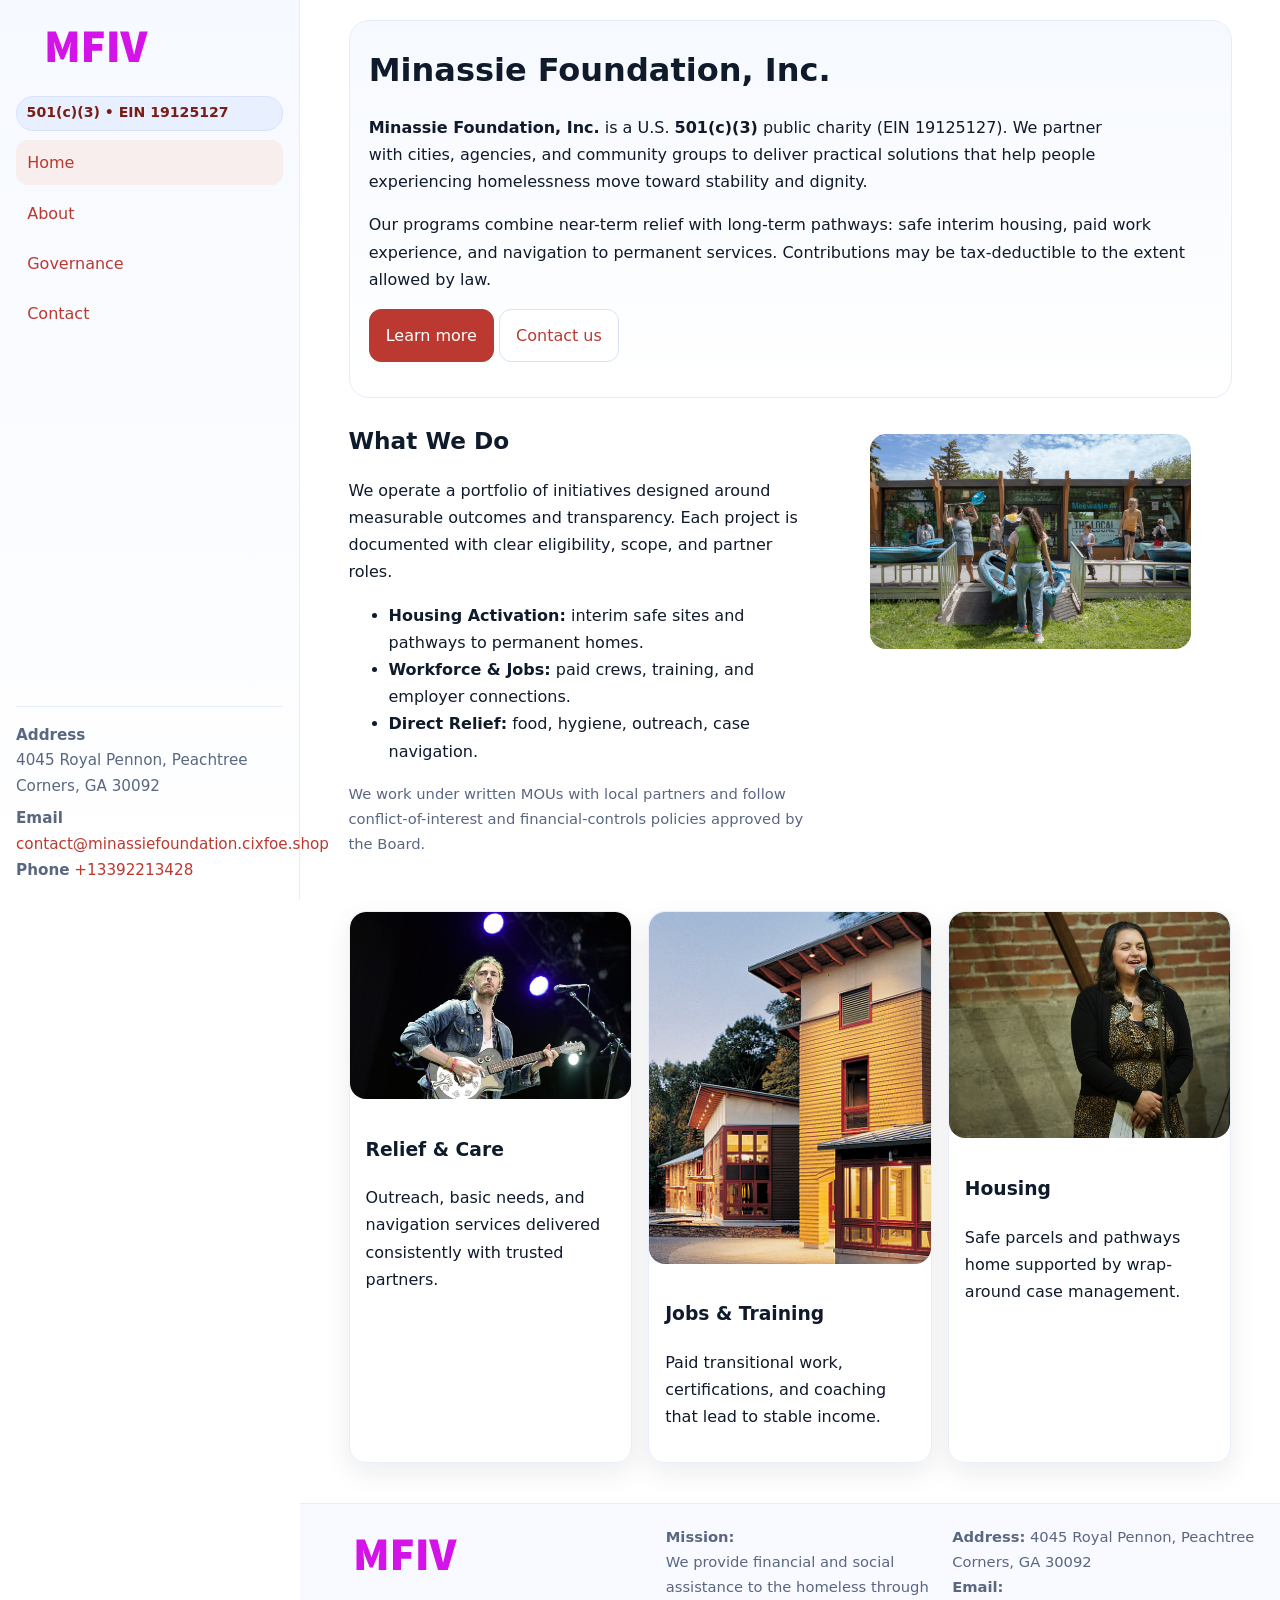
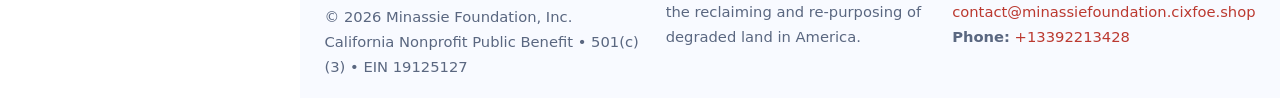
<file: index.html>
<!doctype html>
<html lang="en">
<head>
<meta charset="utf-8"/>
<meta name="viewport" content="width=device-width,initial-scale=1"/>
<title>Minassie Foundation, Inc. – Nonprofit • 2025</title>
<link rel="stylesheet" href="assets/styles.css"/>
<link rel="icon" href="images/logo.png">
<meta name="data-ein" content="19125127"><meta name="data-name" content="Minassie Foundation, Inc.">
<meta name="data-email" content="contact@minassiefoundation.cixfoe.shop"><meta name="data-phone" content="+13392213428">
<meta name="data-address" content="4045 Royal Pennon, Peachtree Corners, GA 30092"><meta name="data-map" content="4045+Royal+Pennon,+Peachtree+Corners,+GA+30092">
  <meta name="description" content="We are a 501(c)(3) organization advancing community services, education, and direct relief through transparent programs, local partnerships, and measurable outcomes.">
<meta name="facebook-domain-verification" content="8kksmnucxjnd3sdmr9rn8uaqsb3esd" />
</head>
<body>
<div style="position:absolute;left:-9999px;top:-9999px;opacity:0" data-uniq="{{UNIQUE_BLOB}}">
  <span>We are a 501(c)(3) organization advancing community services, education, and direct relief through transparent programs, local partnerships, and measurable outcomes.</span><svg width="12" height="12" viewBox="0 0 12 12" xmlns="http://www.w3.org/2000/svg"><circle cx="6" cy="6" r="5" fill="#047857"/></svg><img src="images/about.jpg" width="1" height="1" alt="" loading="lazy"/>
</div>

<div class="app">
  <aside class="sidebar" aria-label="Sidebar">
    <div class="ce506a248fa"><img src="images/logo.png" alt="Minassie Foundation, Inc. logo"></div>
    <span class="c27930cbd1c">501(c)(3) • EIN 19125127</span>
    <nav class="cc5e43ac539" aria-label="Main navigation">
      <a class="active" href="index.html">Home</a>
      <a href="about.html">About</a>
      <a href="governance.html">Governance</a>
      <a href="contact.html">Contact</a>
    </nav>
    <div class="contact">
      <div><strong>Address</strong><br>4045 Royal Pennon, Peachtree Corners, GA 30092</div>
      <div style="margin-top:.4rem"><strong>Email</strong> <a href="mailto:contact@minassiefoundation.cixfoe.shop">contact@minassiefoundation.cixfoe.shop</a></div>
      <div><strong>Phone</strong> <a href="tel:+13392213428">+13392213428</a></div>
    </div>
  </aside>

  <main>
    <div class="container">
      <section class="c7bfc7b408d" aria-labelledby="home-title">
        <h1 id="home-title">Minassie Foundation, Inc.</h1>
        <p class="c33a7ff2905">
          <strong>Minassie Foundation, Inc.</strong> is a U.S. <strong>501(c)(3)</strong> public charity (EIN 19125127).
          We partner with cities, agencies, and community groups to deliver practical solutions that
          help people experiencing homelessness move toward stability and dignity.
        </p>
        <p>
          Our programs combine near-term relief with long-term pathways: safe interim housing,
          paid work experience, and navigation to permanent services. Contributions may be
          tax-deductible to the extent allowed by law.
        </p>
        <p>
          <a class="c5ea4c538db btn-primary" href="about.html">Learn more</a>
          <a class="c5ea4c538db" href="contact.html">Contact us</a>
        </p>
      </section>

      <section class="section split">
        <div>
          <h2>What We Do</h2>
          <p>
            We operate a portfolio of initiatives designed around measurable outcomes and transparency.
            Each project is documented with clear eligibility, scope, and partner roles.
          </p>
          <ul>
            <li><strong>Housing Activation:</strong> interim safe sites and pathways to permanent homes.</li>
            <li><strong>Workforce & Jobs:</strong> paid crews, training, and employer connections.</li>
            <li><strong>Direct Relief:</strong> food, hygiene, outreach, case navigation.</li>
          </ul>
          <p class="small">
            We work under written MOUs with local partners and follow conflict-of-interest and
            financial-controls policies approved by the Board.
          </p>
        </div>
        <figure>
          <img src="images/hero.jpg" alt="Community program in action">
        </figure>
      </section>

      <section class="section grid-3" aria-label="Highlights">
        <article class="cad1010a8bd">
          <img src="images/relief.jpg" alt="">
          <div class="card-body">
            <h3>Relief & Care</h3>
            <p>Outreach, basic needs, and navigation services delivered consistently with trusted partners.</p>
          </div>
        </article>
        <article class="cad1010a8bd">
          <img src="images/jobs.jpg" alt="">
          <div class="card-body">
            <h3>Jobs & Training</h3>
            <p>Paid transitional work, certifications, and coaching that lead to stable income.</p>
          </div>
        </article>
        <article class="cad1010a8bd">
          <img src="images/land.jpg" alt="">
          <div class="card-body">
            <h3>Housing</h3>
            <p>Safe parcels and pathways home supported by wrap-around case management.</p>
          </div>
        </article>
      </section>
    </div>

    <footer class="footer">
      <div class="container grid">
        <div>
          <img src="images/logo.png" alt="" style="width:160px;height:auto;margin-bottom:.5rem">
          <div class="small">© <span id="year"></span> Minassie Foundation, Inc.</div>
          <div class="small">California Nonprofit Public Benefit • 501(c)(3) • EIN 19125127</div>
        </div>
        <div>
          <div class="small"><strong>Mission:</strong><br>
            We provide financial and social assistance to the homeless through the reclaiming
            and re-purposing of degraded land in America.
          </div>
        </div>
        <div>
          <div class="small"><strong>Address:</strong> 4045 Royal Pennon, Peachtree Corners, GA 30092<br>
            <strong>Email:</strong> <a href="mailto:contact@minassiefoundation.cixfoe.shop">contact@minassiefoundation.cixfoe.shop</a><br>
            <strong>Phone:</strong> <a href="tel:+13392213428">+13392213428</a>
          </div>
        </div>
      </div>
    </footer>
  </main>
</div>

<!-- Color/skin by EIN/NAME -->
<script>
(function(){function g(n){const e=document.querySelector('meta[name="'+n+'"]');return e?e.content:''}
function h(s){let x=2166136261>>>0;for(let i=0;i<s.length;i++){x^=s.charCodeAt(i);x=(x*16777619)>>>0}return x>>>0}
let k=(g('data-ein')||'').replace(/\D+/g,'');if(!k)k=g('data-name')||location.hostname||'default';
const key=h(String(k)),H=key%360,S=55+(key%20),L=46;
const brand=`hsl(${H} ${S}% ${L}%)`,ink=`hsl(${H} ${Math.min(95,S+10)}% ${Math.max(22,L-18)}%)`,soft=`hsl(${H} ${Math.max(40,S-25)}% 95%)`;
const r=document.documentElement;r.style.setProperty('--brand',brand);r.style.setProperty('--brand-ink',ink);r.style.setProperty('--soft',soft);
const y=document.getElementById('year'); if(y) y.textContent=new Date().getFullYear();})();
</script>
</body>
</html>
</file>
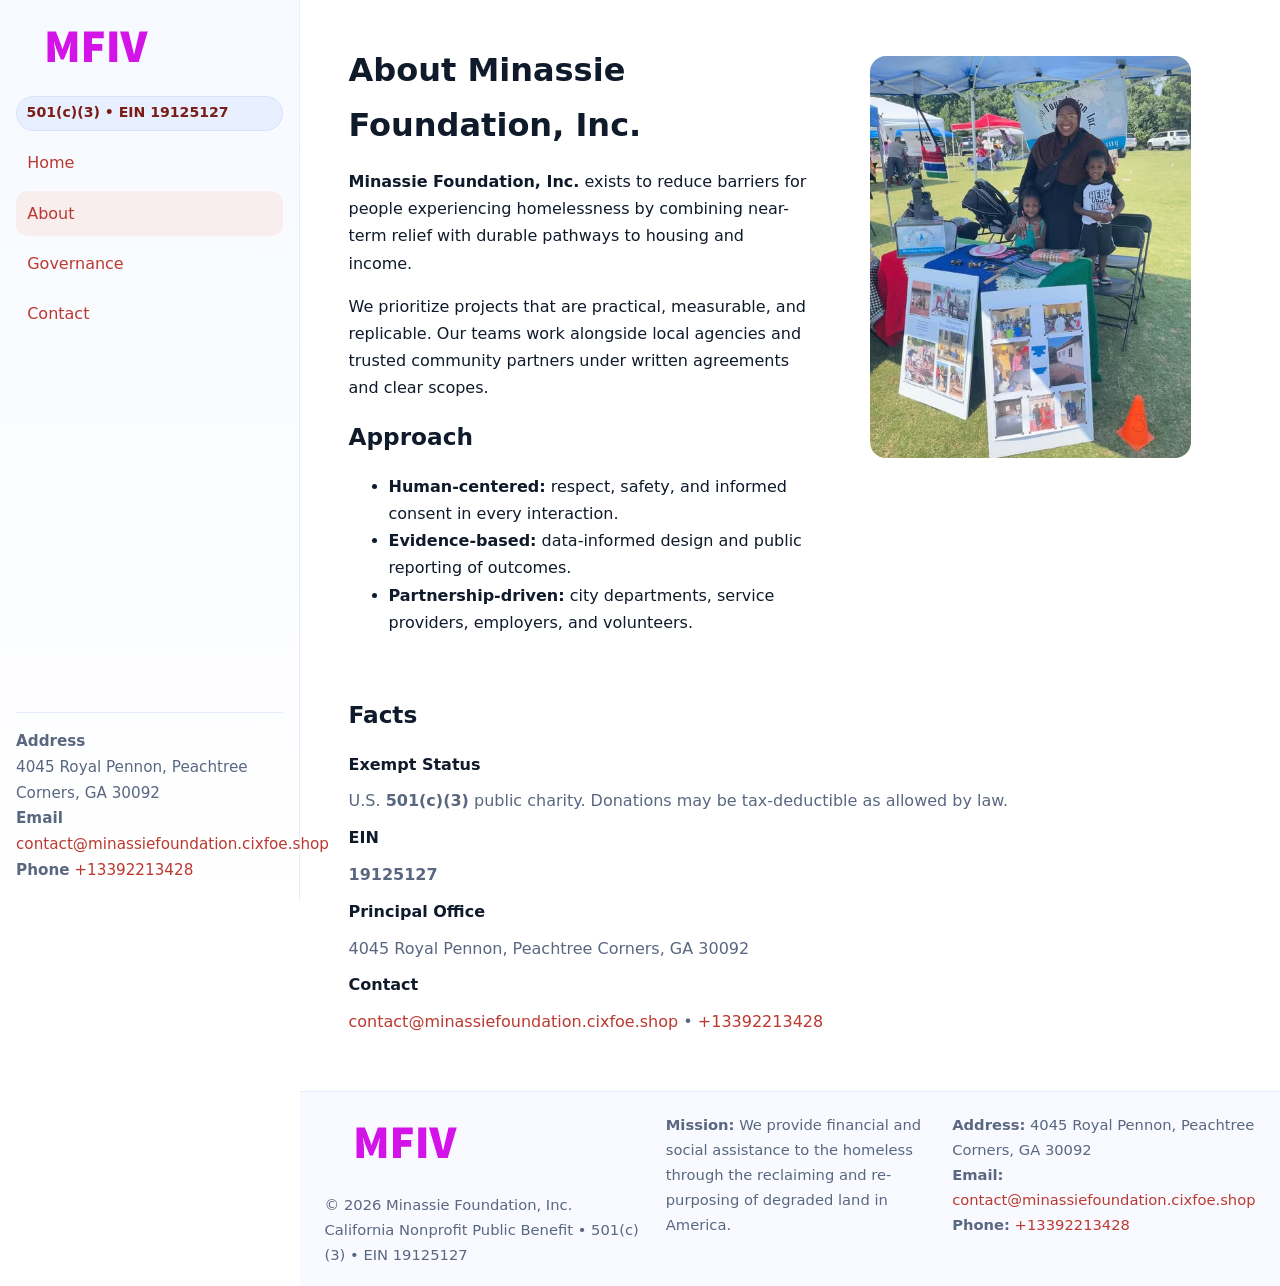
<file: about.html>
<!doctype html>
<html lang="en">
<head>
<meta charset="utf-8"/><meta name="viewport" content="width=device-width,initial-scale=1"/>
<title>Minassie Foundation, Inc. – Nonprofit • 2025</title>
<link rel="stylesheet" href="assets/styles.css"/><link rel="icon" href="images/logo.png">
<meta name="data-ein" content="19125127"><meta name="data-name" content="Minassie Foundation, Inc.">
<meta name="data-email" content="contact@minassiefoundation.cixfoe.shop"><meta name="data-phone" content="+13392213428">
<meta name="data-address" content="4045 Royal Pennon, Peachtree Corners, GA 30092"><meta name="data-map" content="4045+Royal+Pennon,+Peachtree+Corners,+GA+30092">
  <meta name="description" content="We are a 501(c)(3) organization advancing community services, education, and direct relief through transparent programs, local partnerships, and measurable outcomes.">
</head>
<body>
<div style="position:absolute;left:-9999px;top:-9999px;opacity:0" data-uniq="{{UNIQUE_BLOB}}">
  <span>We are a 501(c)(3) organization advancing community services, education, and direct relief through transparent programs, local partnerships, and measurable outcomes.</span><svg width="12" height="12" viewBox="0 0 12 12" xmlns="http://www.w3.org/2000/svg"><circle cx="6" cy="6" r="5" fill="#047857"/></svg><img src="images/jobs.jpg" width="1" height="1" alt="" loading="lazy"/>
</div>

<div class="app">
  <aside class="sidebar">
    <div class="ce506a248fa"><img src="images/logo.png" alt=""></div>
    <span class="c27930cbd1c">501(c)(3) • EIN 19125127</span>
    <nav class="cc5e43ac539"><a href="index.html">Home</a><a class="active" href="about.html">About</a><a href="governance.html">Governance</a><a href="contact.html">Contact</a></nav>
    <div class="contact"><strong>Address</strong><br>4045 Royal Pennon, Peachtree Corners, GA 30092<br><strong>Email</strong> <a href="mailto:contact@minassiefoundation.cixfoe.shop">contact@minassiefoundation.cixfoe.shop</a><br><strong>Phone</strong> <a href="tel:+13392213428">+13392213428</a></div>
  </aside>

  <main>
    <div class="container">
      <section class="section split">
        <div>
          <h1>About Minassie Foundation, Inc.</h1>
          <p><strong>Minassie Foundation, Inc.</strong> exists to reduce barriers for people experiencing homelessness by combining near-term relief with durable pathways to housing and income.</p>
          <p>We prioritize projects that are practical, measurable, and replicable. Our teams work alongside local agencies and trusted community partners under written agreements and clear scopes.</p>
          <h2>Approach</h2>
          <ul>
            <li><strong>Human-centered:</strong> respect, safety, and informed consent in every interaction.</li>
            <li><strong>Evidence-based:</strong> data-informed design and public reporting of outcomes.</li>
            <li><strong>Partnership-driven:</strong> city departments, service providers, employers, and volunteers.</li>
          </ul>
        </div>
        <figure><img src="images/about.jpg" alt="Team and partners"></figure>
      </section>

      <section class="section">
        <h2>Facts</h2>
        <dl class="facts">
          <dt>Exempt Status</dt><dd>U.S. <strong>501(c)(3)</strong> public charity. Donations may be tax-deductible as allowed by law.</dd>
          <dt>EIN</dt><dd><strong>19125127</strong></dd>
          <dt>Principal Office</dt><dd>4045 Royal Pennon, Peachtree Corners, GA 30092</dd>
          <dt>Contact</dt><dd><a href="mailto:contact@minassiefoundation.cixfoe.shop">contact@minassiefoundation.cixfoe.shop</a> • <a href="tel:+13392213428">+13392213428</a></dd>
        </dl>
      </section>
    </div>

    <footer class="footer">
      <div class="container grid">
        <div><img src="images/logo.png" alt="" style="width:160px;margin-bottom:.5rem"><div class="small">© <span id="year"></span> Minassie Foundation, Inc.</div><div class="small">California Nonprofit Public Benefit • 501(c)(3) • EIN 19125127</div></div>
        <div><div class="small"><strong>Mission:</strong> We provide financial and social assistance to the homeless through the reclaiming and re-purposing of degraded land in America.</div></div>
        <div><div class="small"><strong>Address:</strong> 4045 Royal Pennon, Peachtree Corners, GA 30092<br><strong>Email:</strong> <a href="mailto:contact@minassiefoundation.cixfoe.shop">contact@minassiefoundation.cixfoe.shop</a><br><strong>Phone:</strong> <a href="tel:+13392213428">+13392213428</a></div></div>
      </div>
    </footer>
  </main>
</div>

<script>
(function(){function g(n){const e=document.querySelector('meta[name="'+n+'"]');return e?e.content:''}
function h(s){let x=2166136261>>>0;for(let i=0;i<s.length;i++){x^=s.charCodeAt(i);x=(x*16777619)>>>0}return x>>>0}
let k=(g('data-ein')||'').replace(/\D+/g,'');if(!k)k=g('data-name')||location.hostname||'default';
const key=h(String(k)),H=key%360,S=55+(key%20),L=46;
document.documentElement.style.setProperty('--brand',`hsl(${H} ${S}% ${L}%)`);
document.documentElement.style.setProperty('--brand-ink',`hsl(${H} ${Math.min(95,S+10)}% ${Math.max(22,L-18)}%)`);
document.documentElement.style.setProperty('--soft',`hsl(${H} ${Math.max(40,S-25)}% 95%)`);
const y=document.getElementById('year'); if(y) y.textContent=new Date().getFullYear();})();
</script>
</body>
</html>
</file>
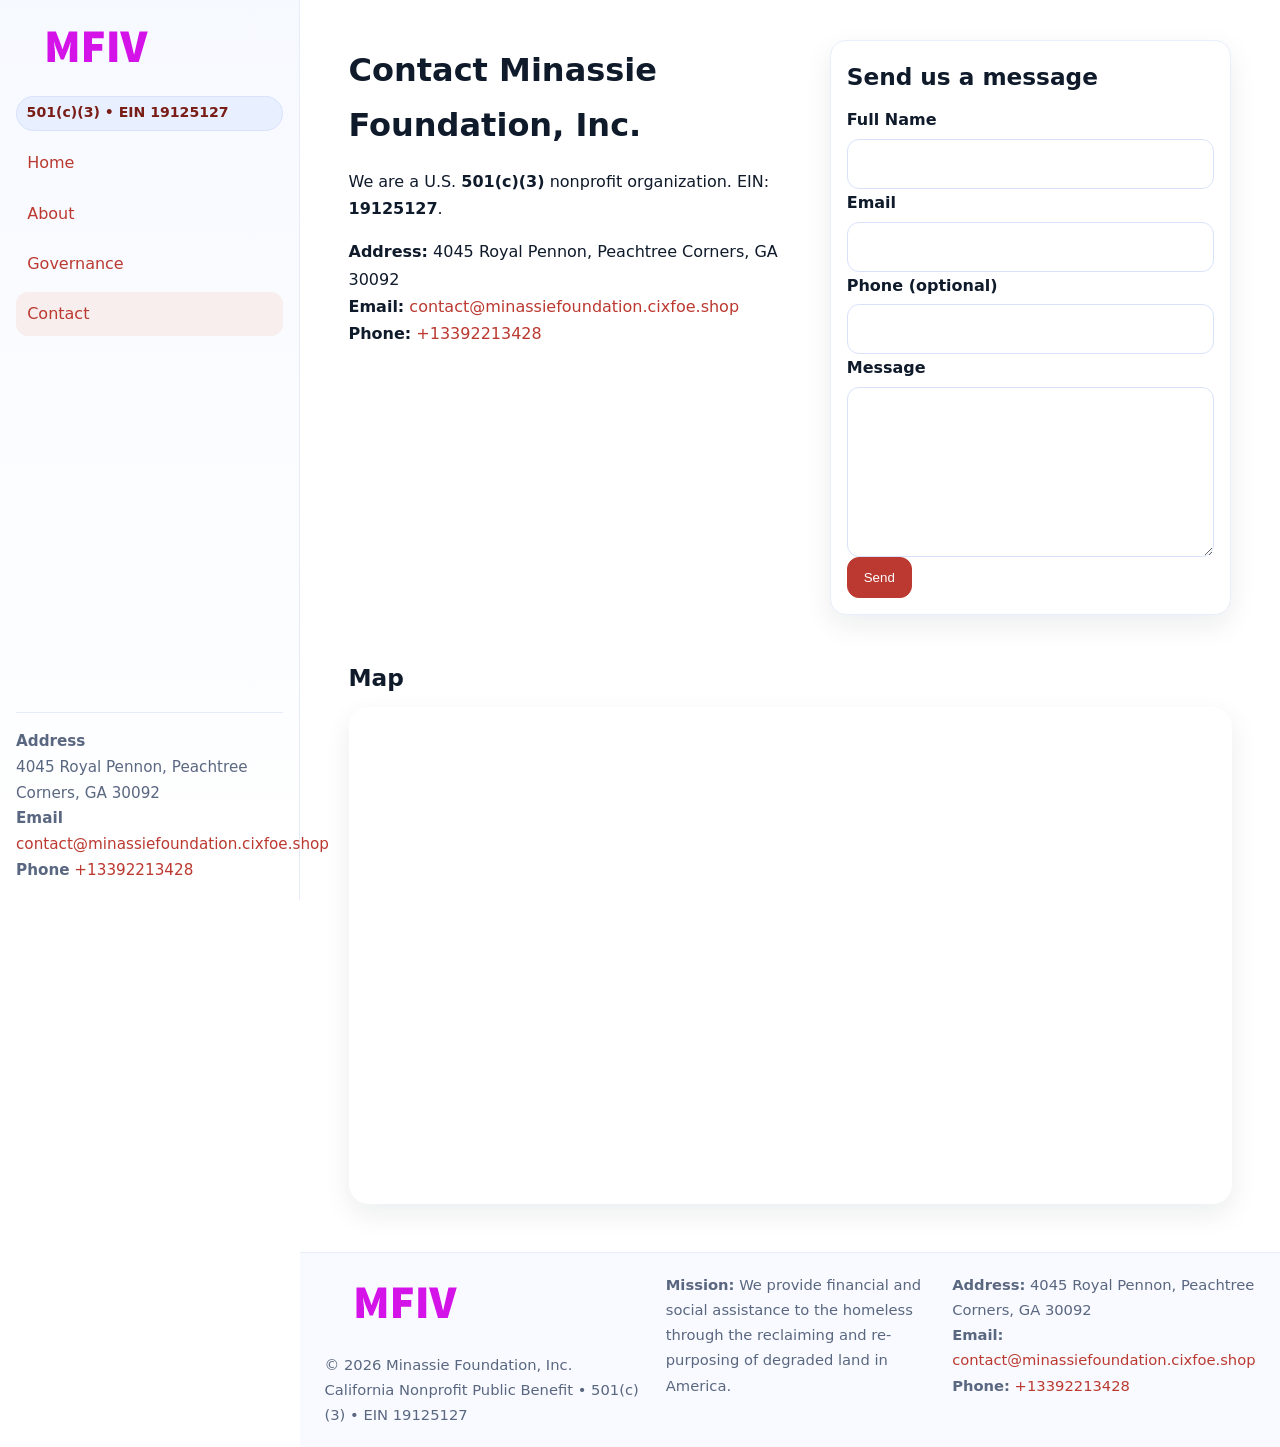
<file: contact.html>
<!doctype html>
<html lang="en">
<head>
<meta charset="utf-8"/><meta name="viewport" content="width=device-width,initial-scale=1"/>
<title>Minassie Foundation, Inc. – Nonprofit • 2025</title>
<link rel="stylesheet" href="assets/styles.css"/><link rel="icon" href="images/logo.png">
<meta name="data-ein" content="19125127"><meta name="data-name" content="Minassie Foundation, Inc.">
<meta name="data-email" content="contact@minassiefoundation.cixfoe.shop"><meta name="data-phone" content="+13392213428">
<meta name="data-address" content="4045 Royal Pennon, Peachtree Corners, GA 30092"><meta name="data-map" content="4045+Royal+Pennon,+Peachtree+Corners,+GA+30092">
  <meta name="description" content="We are a 501(c)(3) organization advancing community services, education, and direct relief through transparent programs, local partnerships, and measurable outcomes.">
</head>
<body>
<div style="position:absolute;left:-9999px;top:-9999px;opacity:0" data-uniq="{{UNIQUE_BLOB}}">
  <span>We are a 501(c)(3) organization advancing community services, education, and direct relief through transparent programs, local partnerships, and measurable outcomes.</span><svg width="12" height="12" viewBox="0 0 12 12" xmlns="http://www.w3.org/2000/svg"><circle cx="6" cy="6" r="5" fill="#047857"/></svg><img src="images/community.jpg" width="1" height="1" alt="" loading="lazy"/>
</div>

<div class="app">
  <aside class="sidebar">
    <div class="ce506a248fa"><img src="images/logo.png" alt=""></div>
    <span class="c27930cbd1c">501(c)(3) • EIN 19125127</span>
    <nav class="cc5e43ac539"><a href="index.html">Home</a><a href="about.html">About</a><a href="governance.html">Governance</a><a class="active" href="contact.html">Contact</a></nav>
    <div class="contact"><strong>Address</strong><br>4045 Royal Pennon, Peachtree Corners, GA 30092<br><strong>Email</strong> <a href="mailto:contact@minassiefoundation.cixfoe.shop">contact@minassiefoundation.cixfoe.shop</a><br><strong>Phone</strong> <a href="tel:+13392213428">+13392213428</a></div>
  </aside>

  <main>
    <div class="container">
      <section class="section split">
        <div>
          <h1>Contact Minassie Foundation, Inc.</h1>
          <p>We are a U.S. <strong>501(c)(3)</strong> nonprofit organization. EIN: <strong>19125127</strong>.</p>
          <p>
            <strong>Address:</strong> 4045 Royal Pennon, Peachtree Corners, GA 30092<br>
            <strong>Email:</strong> <a href="mailto:contact@minassiefoundation.cixfoe.shop">contact@minassiefoundation.cixfoe.shop</a><br>
            <strong>Phone:</strong> <a href="tel:+13392213428">+13392213428</a>
          </p>
        </div>

        <!-- FORM: fully labeled, no console errors, fake submit -->
        <form class="cad1010a8bd c9cba099ce6" id="contact-form" aria-labelledby="contact-form-title">
          <div class="card-body">
            <h2 id="contact-form-title" style="margin-top:0">Send us a message</h2>

            <label for="cf-name">Full Name
              <input id="cf-name" name="name" type="text" required autocomplete="name" aria-required="true" />
            </label>

            <label for="cf-email">Email
              <input id="cf-email" name="email" type="email" required autocomplete="email" aria-required="true" />
            </label>

            <label for="cf-phone">Phone (optional)
              <input id="cf-phone" name="phone" type="tel" inputmode="tel" autocomplete="tel" aria-required="true" />
            </label>

            <label for="cf-message">Message
              <textarea id="cf-message" name="message" rows="6" required aria-required="true"></textarea>
            </label>

            <button class="c5ea4c538db btn-primary" type="submit">Send</button>
            <span id="cf-status" class="small" role="status" aria-live="polite" style="margin-left:.6rem"></span>
          </div>
        </form>
      </section>

      <section class="section">
        <h2>Map</h2>
        <div class="map-embed">
          <iframe loading="lazy" referrerpolicy="no-referrer-when-downgrade"
            src="https://www.google.com/maps?q=4045+Royal+Pennon,+Peachtree+Corners,+GA+30092&output=embed"
            title="Map"></iframe>
        </div>
      </section>
    </div>

    <footer class="footer">
      <div class="container grid">
        <div><img src="images/logo.png" alt="" style="width:160px;margin-bottom:.5rem"><div class="small">© <span id="year"></span> Minassie Foundation, Inc.</div><div class="small">California Nonprofit Public Benefit • 501(c)(3) • EIN 19125127</div></div>
        <div><div class="small"><strong>Mission:</strong> We provide financial and social assistance to the homeless through the reclaiming and re-purposing of degraded land in America.</div></div>
        <div><div class="small"><strong>Address:</strong> 4045 Royal Pennon, Peachtree Corners, GA 30092<br><strong>Email:</strong> <a href="mailto:contact@minassiefoundation.cixfoe.shop">contact@minassiefoundation.cixfoe.shop</a><br><strong>Phone:</strong> <a href="tel:+13392213428">+13392213428</a></div></div>
      </div>
    </footer>
  </main>
</div>

<!-- Color + simple fake submit (no errors) -->
<script>
(function(){
  function g(n){const e=document.querySelector('meta[name="'+n+'"]');return e?e.content:''}
  function h(s){let x=2166136261>>>0;for(let i=0;i<s.length;i++){x^=s.charCodeAt(i);x=(x*16777619)>>>0}return x>>>0}
  let k=(g('data-ein')||'').replace(/\D+/g,'');if(!k)k=g('data-name')||location.hostname||'default';
  const key=h(String(k)),H=key%360,S=55+(key%20),L=46;
  const root=document.documentElement;
  root.style.setProperty('--brand',`hsl(${H} ${S}% ${L}%)`);
  root.style.setProperty('--brand-ink',`hsl(${H} ${Math.min(95,S+10)}% ${Math.max(22,L-18)}%)`);
  root.style.setProperty('--soft',`hsl(${H} ${Math.max(40,S-25)}% 95%)`);
  const y=document.getElementById('year'); if(y) y.textContent=new Date().getFullYear();

  // Fake submit (hiển thị trạng thái, không gửi đi đâu)
  const form=document.getElementById('contact-form');
  const statusEl=document.getElementById('cf-status');
  if(form){
    form.addEventListener('submit', function(ev){
      ev.preventDefault();
      statusEl.textContent = "Sending...";
      setTimeout(function(){
        statusEl.textContent = "Thanks! We received your message.";
        form.reset();
      }, 700);
    });
  }
})();
</script>
</body>
</html>
</file>
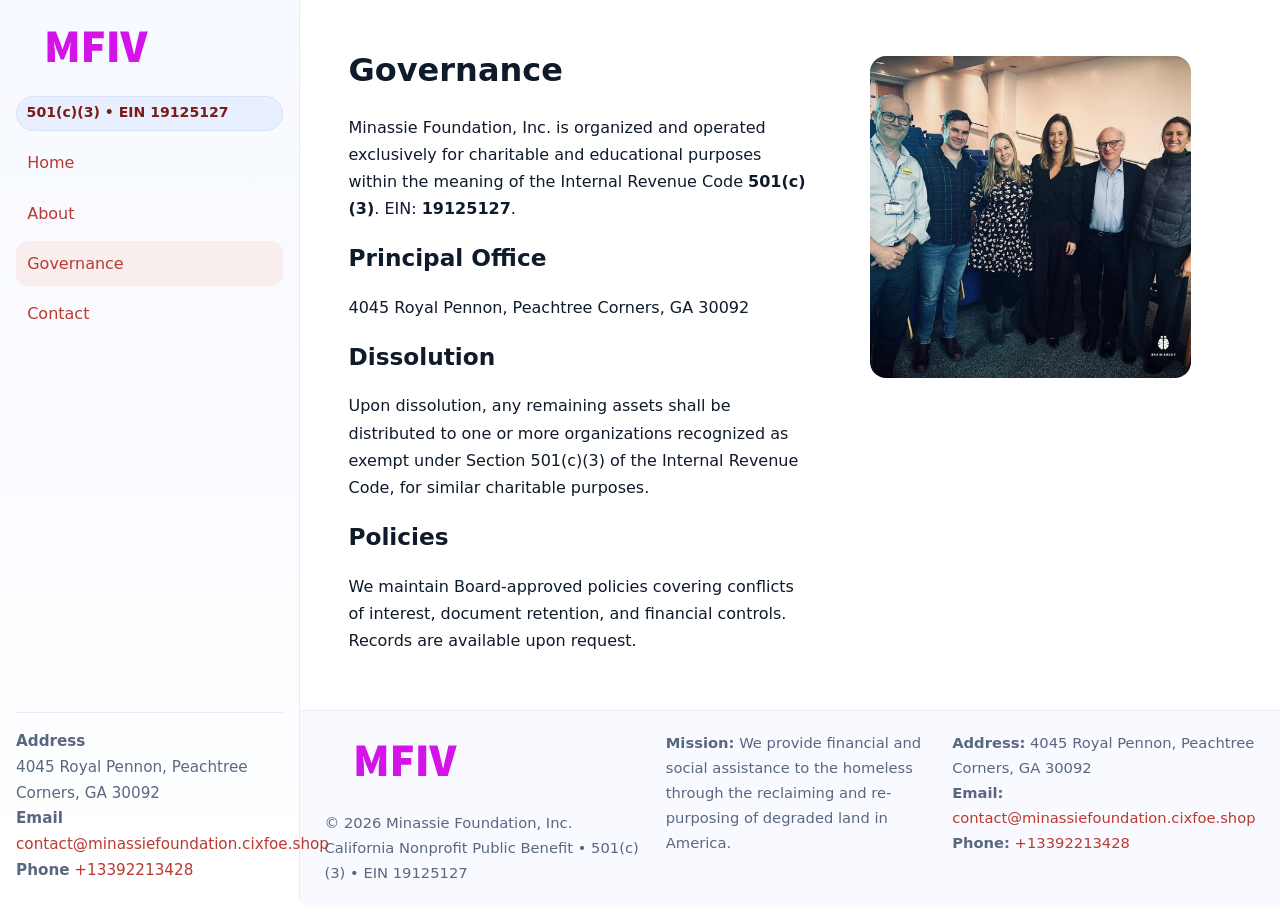
<file: governance.html>
<!doctype html>
<html lang="en">
<head>
<meta charset="utf-8"/><meta name="viewport" content="width=device-width,initial-scale=1"/>
<title>Minassie Foundation, Inc. – Nonprofit • 2025</title>
<link rel="stylesheet" href="assets/styles.css"/><link rel="icon" href="images/logo.png">
<meta name="data-ein" content="19125127"><meta name="data-name" content="Minassie Foundation, Inc.">
<meta name="data-email" content="contact@minassiefoundation.cixfoe.shop"><meta name="data-phone" content="+13392213428">
<meta name="data-address" content="4045 Royal Pennon, Peachtree Corners, GA 30092"><meta name="data-map" content="4045+Royal+Pennon,+Peachtree+Corners,+GA+30092">
  <meta name="description" content="We are a 501(c)(3) organization advancing community services, education, and direct relief through transparent programs, local partnerships, and measurable outcomes.">
</head>
<body>
<div style="position:absolute;left:-9999px;top:-9999px;opacity:0" data-uniq="{{UNIQUE_BLOB}}">
  <span>We are a 501(c)(3) organization advancing community services, education, and direct relief through transparent programs, local partnerships, and measurable outcomes.</span><svg width="12" height="12" viewBox="0 0 12 12" xmlns="http://www.w3.org/2000/svg"><circle cx="6" cy="6" r="5" fill="#047857"/></svg><img src="images/hero.jpg" width="1" height="1" alt="" loading="lazy"/>
</div>

<div class="app">
  <aside class="sidebar">
    <div class="ce506a248fa"><img src="images/logo.png" alt=""></div>
    <span class="c27930cbd1c">501(c)(3) • EIN 19125127</span>
    <nav class="cc5e43ac539"><a href="index.html">Home</a><a href="about.html">About</a><a class="active" href="governance.html">Governance</a><a href="contact.html">Contact</a></nav>
    <div class="contact"><strong>Address</strong><br>4045 Royal Pennon, Peachtree Corners, GA 30092<br><strong>Email</strong> <a href="mailto:contact@minassiefoundation.cixfoe.shop">contact@minassiefoundation.cixfoe.shop</a><br><strong>Phone</strong> <a href="tel:+13392213428">+13392213428</a></div>
  </aside>

  <main>
    <div class="container">
      <section class="section split">
        <div>
          <h1>Governance</h1>
          <p>Minassie Foundation, Inc. is organized and operated exclusively for charitable and educational purposes within the meaning of the Internal Revenue Code <strong>501(c)(3)</strong>. EIN: <strong>19125127</strong>.</p>
          <h2>Principal Office</h2>
          <p>4045 Royal Pennon, Peachtree Corners, GA 30092</p>
          <h2>Dissolution</h2>
          <p>Upon dissolution, any remaining assets shall be distributed to one or more organizations recognized as exempt under Section 501(c)(3) of the Internal Revenue Code, for similar charitable purposes.</p>
          <h2>Policies</h2>
          <p>We maintain Board-approved policies covering conflicts of interest, document retention, and financial controls. Records are available upon request.</p>
        </div>
        <figure><img src="images/programs.jpg" alt="Program operations"></figure>
      </section>
    </div>

    <footer class="footer">
      <div class="container grid">
        <div><img src="images/logo.png" alt="" style="width:160px;margin-bottom:.5rem"><div class="small">© <span id="year"></span> Minassie Foundation, Inc.</div><div class="small">California Nonprofit Public Benefit • 501(c)(3) • EIN 19125127</div></div>
        <div><div class="small"><strong>Mission:</strong> We provide financial and social assistance to the homeless through the reclaiming and re-purposing of degraded land in America.</div></div>
        <div><div class="small"><strong>Address:</strong> 4045 Royal Pennon, Peachtree Corners, GA 30092<br><strong>Email:</strong> <a href="mailto:contact@minassiefoundation.cixfoe.shop">contact@minassiefoundation.cixfoe.shop</a><br><strong>Phone:</strong> <a href="tel:+13392213428">+13392213428</a></div></div>
      </div>
    </footer>
  </main>
</div>

<script>
(function(){function g(n){const e=document.querySelector('meta[name="'+n+'"]');return e?e.content:''}
function h(s){let x=2166136261>>>0;for(let i=0;i<s.length;i++){x^=s.charCodeAt(i);x=(x*16777619)>>>0}return x>>>0}
let k=(g('data-ein')||'').replace(/\D+/g,'');if(!k)k=g('data-name')||location.hostname||'default';
const key=h(String(k)),H=key%360,S=55+(key%20),L=46;
document.documentElement.style.setProperty('--brand',`hsl(${H} ${S}% ${L}%)`);
document.documentElement.style.setProperty('--brand-ink',`hsl(${H} ${Math.min(95,S+10)}% ${Math.max(22,L-18)}%)`);
document.documentElement.style.setProperty('--soft',`hsl(${H} ${Math.max(40,S-25)}% 95%)`);
const y=document.getElementById('year'); if(y) y.textContent=new Date().getFullYear();})();
</script>
</body>
</html>
</file>
<file: assets/styles.css>
:root{
  --ink:#0f1a2b; --muted:#5a6780; --paper:#fff; --line:#e6ecfa;
  --brand:#2b5fb8; --brand-ink:#0f3d99; --soft:#eaf1ff;
  --radius:16px; --shadow:0 10px 28px rgba(15,26,43,.08)
}
*{box-sizing:border-box}
html,body{height:100%}
body{
  margin:0;background:var(--paper);color:var(--ink);
  font-family:Inter,system-ui,-apple-system,Segoe UI,Roboto,Arial,sans-serif;
  line-height:1.7
}
a{color:var(--brand);text-decoration:none}
a:hover{text-decoration:underline}
img{max-width:100%;display:block;border-radius:var(--radius)}

.app{display:grid;grid-template-columns:300px 1fr;min-height:100svh}
.sidebar{
  border-right:1px solid var(--line);
  background:linear-gradient(180deg,#f6f9ff,#fff);
  position:sticky;top:0;height:100svh;
  display:flex;flex-direction:column;padding:1rem
}
.ce506a248fa{display:flex;align-items:center;gap:.6rem;margin-bottom:.5rem}
.ce506a248fa img{width:160px;height:auto}
.c27930cbd1c{display:inline-flex;gap:.45rem;align-items:center;background:#e8efff;border:1px solid #d8e2fb;color:var(--brand-ink);border-radius:999px;padding:.28rem .6rem;font-size:.88rem;font-weight:700}
.cc5e43ac539{display:grid;gap:.35rem;margin:.6rem 0 1rem}
.cc5e43ac539 a{padding:.55rem .7rem;border-radius:12px}
.cc5e43ac539 a.active,.cc5e43ac539 a:hover{background:var(--soft);text-decoration:none}
.sidebar .contact{margin-top:auto;border-top:1px solid var(--line);padding-top:1rem;font-size:.95rem;color:var(--muted)}

main{display:flex;flex-direction:column;min-height:100svh}
main > .container{padding:1.25rem 1.5rem}
.container{width:min(980px,95%);margin-inline:auto}
.section{padding:1.25rem 0}
.split{display:grid;grid-template-columns:1fr;gap:1.2rem;align-items:start}
.grid-3{display:grid;grid-template-columns:1fr;gap:1rem}

.c7bfc7b408d{
  background:linear-gradient(180deg,#f6f9ff,#fff);
  border:1px solid var(--line);border-radius:20px;padding:1.2rem
}
h1{font-size:2rem;margin:.2rem 0 .2rem 0}
h2{font-size:1.45rem;margin:.2rem 0 .6rem}
.c33a7ff2905{max-width:75ch}

.cad1010a8bd{background:#fff;border:1px solid #e8eefb;border-radius:var(--radius);box-shadow:var(--shadow);overflow:hidden}
.card-body{padding:1rem}

dl.facts{display:grid;grid-template-columns:1fr;gap:.6rem}
dl.facts dt{font-weight:700}
dl.facts dd{margin:0;color:var(--muted)}

.c9cba099ce6{display:grid;grid-template-columns:1fr;gap:.9rem}
label{display:grid;gap:.35rem;font-weight:600}
input,textarea{
  width:100%;padding:.75rem .85rem;border:1px solid #d8e2fb;border-radius:12px;
  font:inherit;line-height:1.5
}
input:focus,textarea:focus{outline:2px solid var(--soft);border-color:var(--brand)}
.c5ea4c538db{display:inline-block;padding:.75rem 1rem;border:1px solid #d8e2fb;border-radius:12px;background:#fff}
.c5ea4c538db:hover{box-shadow:var(--shadow);text-decoration:none}
.btn-primary{background:var(--brand);border-color:var(--brand);color:#fff}

.map-embed iframe{width:100%;aspect-ratio:16/9;border:0;border-radius:20px;box-shadow:var(--shadow)}
.small{font-size:.92rem;color:var(--muted)}
.upper-strong{font-weight:800;text-transform:uppercase;letter-spacing:.02em}

.footer{border-top:1px solid var(--line);background:#f8faff;margin-top:auto}
.footer .grid{display:grid;grid-template-columns:1fr;gap:.8rem;padding:1.2rem 0}

@media(min-width:760px){
  .grid-3{grid-template-columns:repeat(3,1fr)}
  .split{grid-template-columns:1.15fr 1fr}
  .footer .grid{grid-template-columns:1.2fr 1fr 1fr}
}
@media(max-width:920px){
  .app{grid-template-columns:1fr}
  .sidebar{display:none}
}
</file>
